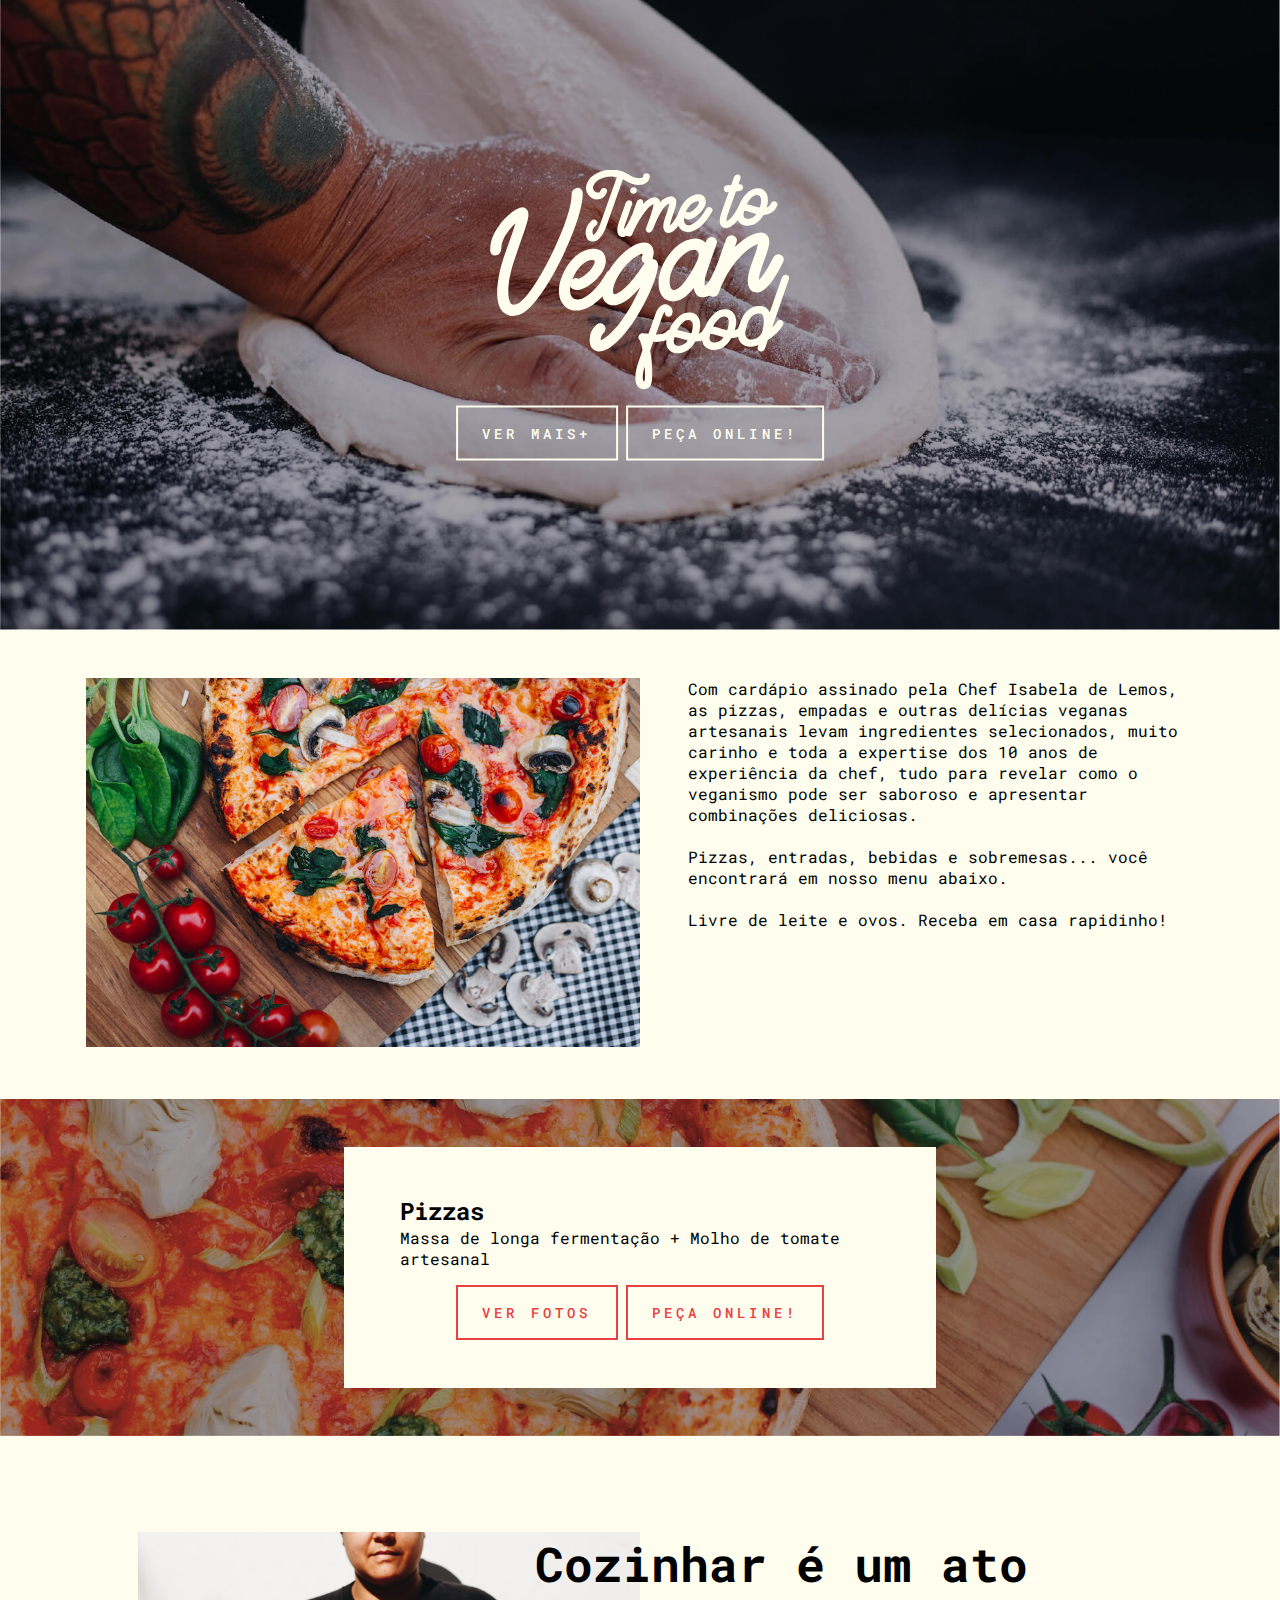
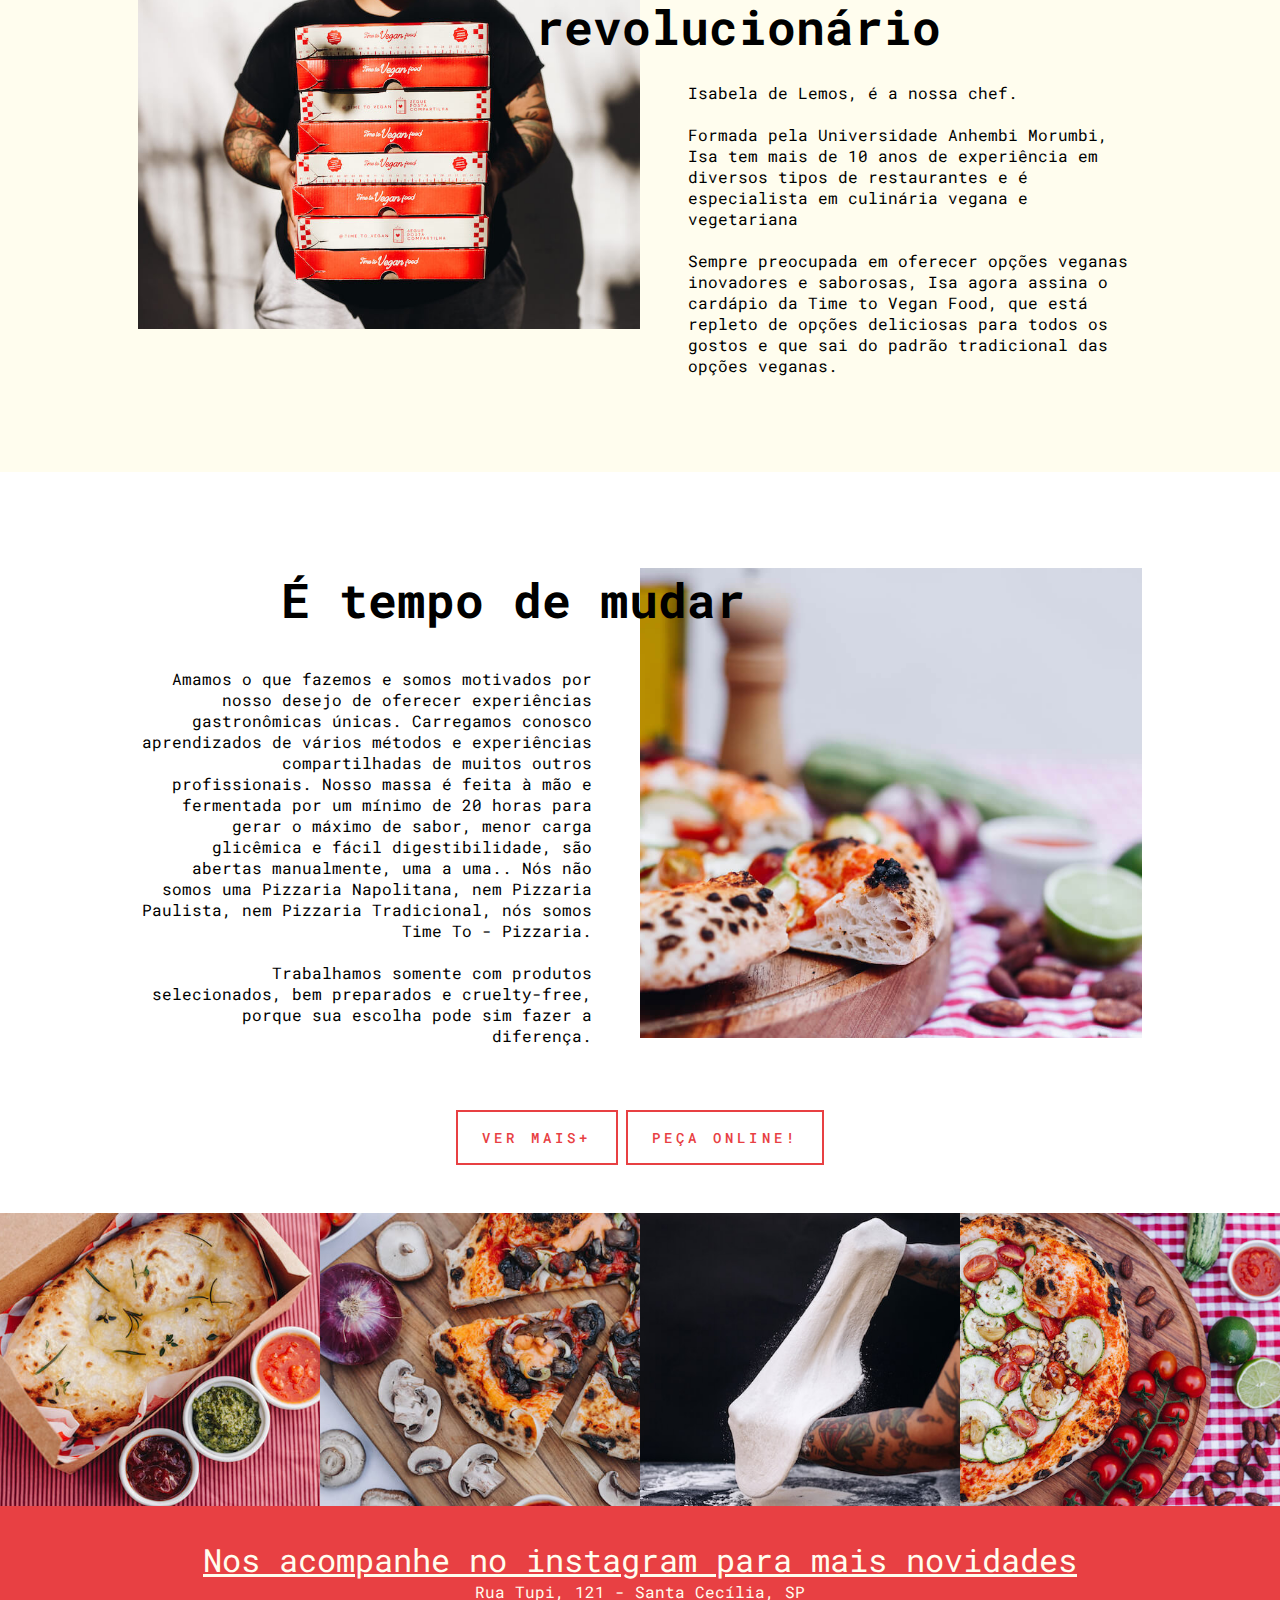
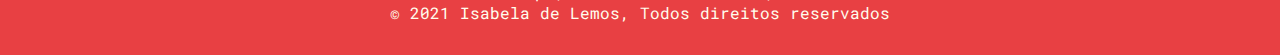
<file: index.html>
<!DOCTYPE html>
<html lang="en">
<head>
    <meta charset="UTF-8">
    <meta http-equiv="X-UA-Compatible" content="IE=edge">
    <meta name="viewport" content="width=device-width, initial-scale=1.0">
    <title>Time to Vegan Food - Pizzaria Vegana</title>
    <link rel="stylesheet" href="style.css">
    <link rel="preconnect" href="https://fonts.googleapis.com">
    <link rel="preconnect" href="https://fonts.gstatic.com" crossorigin>
    <link href="https://fonts.googleapis.com/css2?family=Roboto&family=Roboto+Mono:wght@200;300;400;700&display=swap" rel="stylesheet">
    <meta name="google-site-verification" content="fz5LRgPn52gFByM9Tsmrzwi_OEOOV7ldc1TTYYn3WWA" />

    <meta content="Pizzaria vegana, somente insumos selecionados, bem preparados e cruelty-free, porque sua escolha pode sim fazer a diferença." name="description" />
    <meta content="global" name="distribution" />
    <meta content="portuguese" name="language" />
    <meta content="pizzaria vegana, pizza vegana, restaurante vegano" name="keywords" />

    <link rel="apple-touch-icon" sizes="180x180" href="assets/favicon/apple-touch-icon.png">
    <link rel="icon" type="image/png" sizes="32x32" href="assets/favicon/favicon-32x32.png">
    <link rel="icon" type="image/png" sizes="16x16" href="assets/favicon/favicon-16x16.png">
    <link rel="manifest" href="assets/favicon/site.webmanifest">

    <meta content="website" property="og:type" />
    <meta content="Time to Vegan Food - Pizzaria Vegana" property="og:site_name" />
    <meta content="pt_BR" property="og:locale" />
    <meta property="og:url" content="https://timetoveganfood.com.br/" />
    <meta property="og:type" content="website" />
    <meta property="og:title" content="Time to Vegan Food - Pizzaria Vegana" />
    <meta property="og:image" content="assets/og.jpg"/>

    <meta property="og:description" content="" />
    <!-- Global site tag (gtag.js) - Google Analytics -->
<script async src="https://www.googletagmanager.com/gtag/js?id=UA-205520104-1"></script>
<script>
  window.dataLayer = window.dataLayer || [];
  function gtag(){dataLayer.push(arguments);}
  gtag('js', new Date());

  gtag('config', 'UA-205520104-1');
</script>
<!-- Global site tag (gtag.js) - Google Ads: 772821644 -->
<script async src="https://www.googletagmanager.com/gtag/js?id=AW-772821644"></script>
<script>
  window.dataLayer = window.dataLayer || [];
  function gtag(){dataLayer.push(arguments);}
  gtag('js', new Date());

  gtag('config', 'AW-772821644');
</script>

<script>
    function gtag_report_conversion_insta(url) {
      var callback = function () {
        if (typeof(url) != 'undefined') {
          window.location = url;
        }
      };
      gtag('event', 'conversion', {
          'send_to': 'AW-772821644/GBWrCNHt0fUCEIylwfAC',
          'event_callback': callback
      });
      return false;
    }

    function gtag_report_conversion_ifood(url) {
      var callback = function () {
        if (typeof(url) != 'undefined') {
          window.location = url;
        }
      };
      gtag('event', 'conversion', {
          'send_to': 'AW-772821644/QjKICM-q8_QCEIylwfAC',
          'event_callback': callback
      });
      return false;
    }

   function handleInstagram(value){
        console.log("hi")
        gtag('event', 'instagram_lead', {'event_category': 'engagement','event_label': `Instagram/${value}`});
        gtag_report_conversion_insta()
   }

   function handleIfood(value){
        gtag('event', 'generate_lead', {'event_category': 'engagement','event_label': `Ifood/${value}`});
        gtag_report_conversion_ifood()
   }
</script>

</head>
<body>
    <main>
        <section class="banner">
            <article class="banner__box">
                <h1 class="banner__title">Time to Vegan Food - Pizzaria Vegana</h1>
                <div class="buttons">
                    <a href="https://www.instagram.com/time_to_veganfood/?hl=pt-br" 
                    onclick="handleInstagram('Ver mais+')" class="banner__button">Ver mais+</a>
                    <a href="https://time-to-vegan-food.goomer.app/" onclick="handleIfood('Peça Online!')" class="banner__button">Peça Online!</a>
                </div>
            </article>
        </section> 
        <section class="intro">
            <article class="intro__box">
                <picture>
                    <img src="assets/IMG_4704.jpg">
                </picture>
                <div>
                    <div class="intro__text">
                        <p>Com cardápio assinado pela Chef Isabela de Lemos, as pizzas, empadas e outras delícias veganas artesanais levam ingredientes selecionados, muito carinho e toda a expertise dos 10 anos de experiência da chef, tudo para revelar como o veganismo pode ser saboroso e apresentar combinações deliciosas.
                        </p>
                        <br/>
                        <p>Pizzas, entradas, bebidas e sobremesas... você encontrará em nosso menu abaixo.</p>
                        <br/>
                        <p>Livre de leite e ovos. Receba em casa rapidinho!</p>
                    </div>
                </div>
            </article>
        </section>
        <!-- <section class="gallery-1">
            <img src="assets/galeria2/MaskGroup2.png" class="gallery-1__item-1">
            <img src="assets/galeria2/MaskGroup-1.png" class="gallery-1__item-2">
            <img src="assets/galeria2/MaskGroup-3.png" class="gallery-1__item-3">
            <img src="assets/galeria2/MaskGroup-2.png" class="gallery-1__item-4">
            <img src="assets/galeria2/MaskGroup.png" class="gallery-1__item-5">
            <img src="assets/galeria2/MaskGroup-12.png" class="gallery-1__item-6">
        </section> -->
       
        <section class="pizzas">
            <article class="pizzas_box">
                <h2 class="pizzas__title">Pizzas</h2>
                <span>Massa de longa fermentação + Molho de tomate artesanal</span>
                <div class="buttons red">
                    <a href="https://www.instagram.com/time_to_veganfood/?hl=pt-br" onclick="handleInstagram('Ver Fotos');" class="banner__button">Ver fotos</a>
                    <a href="https://time-to-vegan-food.goomer.app/" onclick="handleIfood('Peça Online!')" class="banner__button">Peça Online!</a>
                </div>
            </article>
        </section>
       
        <section class="profile">
            <article class="profile__box">
                <picture>
                    <img src="assets/IMG_4858.jpg">
                </picture>
                <div>
                    <h2 class="profile__title">Cozinhar é um ato revolucionário</h2>
                    <div class="profile__text">
                        <p>Isabela de Lemos, é a nossa chef.</p>
                        <br/>
                        <p>Formada pela Universidade Anhembi Morumbi, Isa tem mais de 10 anos de experiência em diversos tipos de restaurantes e é especialista em culinária vegana e vegetariana</p>
                        <br/>
                        <p>Sempre preocupada em oferecer opções veganas inovadores e saborosas, Isa agora assina o cardápio da Time to Vegan Food, que está repleto de opções deliciosas para todos os gostos e que sai do padrão tradicional das opções veganas.</p>
                    </div>
                </div>
            </article>
        </section>
        <section class="about">
            <article class="about__box">
                <div>
                    <h2 class="about__title">É tempo de mudar</h2>
                    <div class="about__text">
                        <p>Amamos o que fazemos e somos motivados por nosso desejo de oferecer experiências gastronômicas únicas. Carregamos conosco aprendizados de vários métodos e experiências compartilhadas de muitos outros profissionais. Nosso massa é feita à mão e fermentada por um mínimo de 20 horas para gerar o máximo de sabor, menor carga glicêmica e fácil digestibilidade, são abertas manualmente, uma a uma.. Nós não somos uma Pizzaria Napolitana, nem Pizzaria Paulista, nem Pizzaria Tradicional, nós somos Time To - Pizzaria. 
                        </p>
                        <br/>
                        <p>Trabalhamos somente com produtos selecionados, bem preparados e cruelty-free, porque sua escolha pode sim fazer a diferença.</p>
                    </div>
                </div>
                <picture>
                    <img src="assets/IMG_4622.jpg">
                </picture>
            </article>
            <div class="buttons red">
                <a href="https://www.instagram.com/time_to_veganfood/?hl=pt-br" onclick="handleInstagram('Ver mais+');" class="banner__button">Ver mais+</a>
                <a href="https://time-to-vegan-food.goomer.app/" onclick="handleIfood('Peça Online!')" class="banner__button">Peça Online!</a>
            </div>
        </section>
        <section class="images">
            <picture>
                <img src="assets/galeria/IMG_4838.jpg" >
            </picture>
            <picture>
                <img src="assets/galeria/IMG_4658.jpg" >
            </picture>
            <picture>
                <img src="assets/galeria/IMG_4980.jpg" >
            </picture>
            <picture>
                <img src="assets/galeria/IMG_4605.jpg" >
            </picture>
        </section>
    </main>
    <footer>
        <div><a href="https://www.instagram.com/time_to_veganfood/?hl=pt-br" onclick="handleInstagram('Footer')"> Nos acompanhe no instagram para mais novidades</a></div>
        <div>Rua Tupi, 121 - Santa Cecília, SP</div>
        <div>© 2021 Isabela de Lemos, Todos direitos reservados</div>
    </footer>
</body>
</html>
</file>
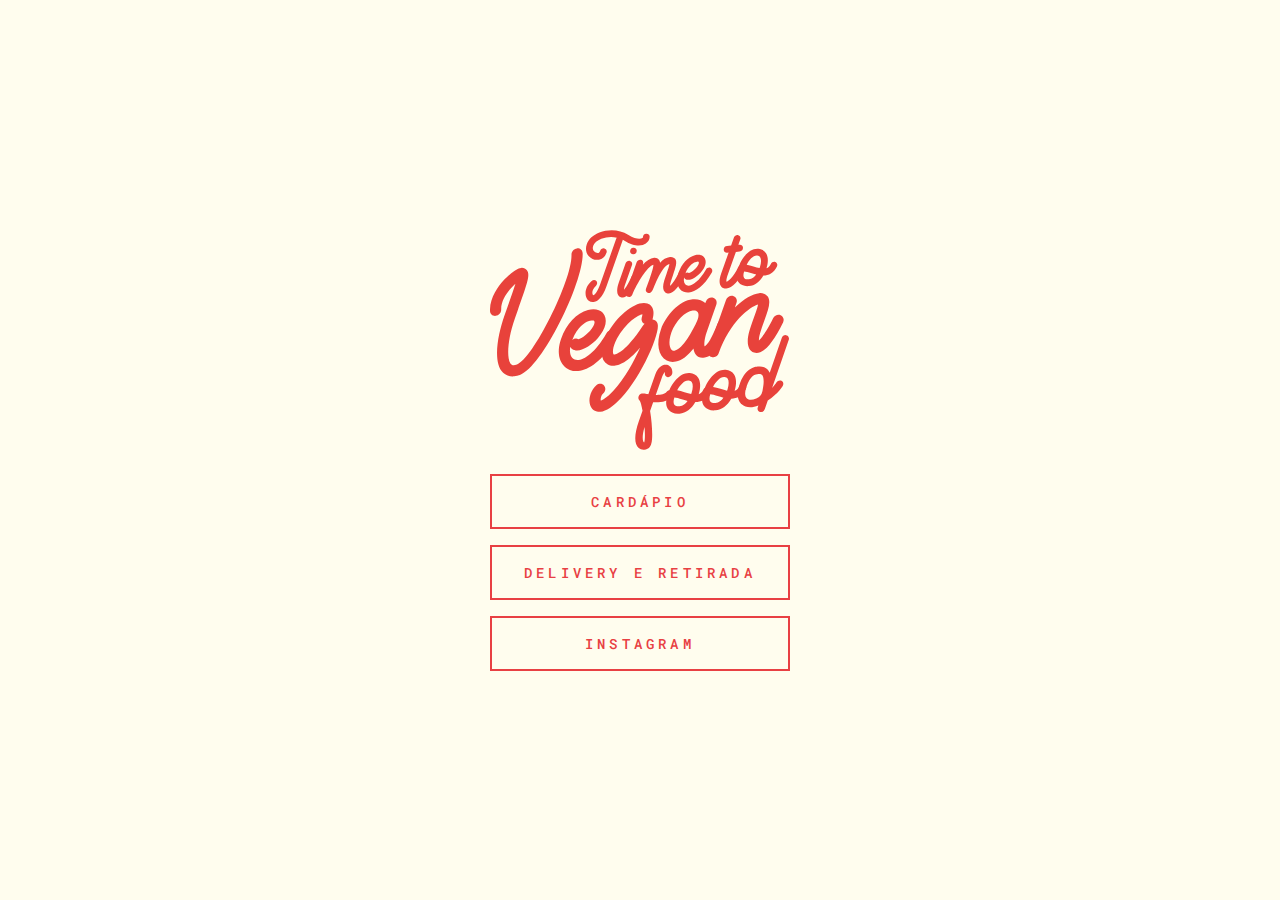
<file: links.html>
<!DOCTYPE html>
<html lang="en">
<head>
    <meta charset="UTF-8">
    <meta http-equiv="X-UA-Compatible" content="IE=edge">
    <meta name="viewport" content="width=device-width, initial-scale=1.0">
    <title>Time to Vegan Food - Pizzaria Vegana</title>
    <link rel="stylesheet" href="style.css">
    <link rel="preconnect" href="https://fonts.googleapis.com">
    <link rel="preconnect" href="https://fonts.gstatic.com" crossorigin>
    <link href="https://fonts.googleapis.com/css2?family=Roboto&family=Roboto+Mono:wght@200;300;400;700&display=swap" rel="stylesheet">
    <meta name="google-site-verification" content="fz5LRgPn52gFByM9Tsmrzwi_OEOOV7ldc1TTYYn3WWA" />

    <meta content="Pizzaria vegana, somente insumos selecionados, bem preparados e cruelty-free, porque sua escolha pode sim fazer a diferença." name="description" />
    <meta content="global" name="distribution" />
    <meta content="portuguese" name="language" />
    <meta content="pizzaria vegana, pizza vegana, restaurante vegano" name="keywords" />

    <link rel="apple-touch-icon" sizes="180x180" href="assets/favicon/apple-touch-icon.png">
    <link rel="icon" type="image/png" sizes="32x32" href="assets/favicon/favicon-32x32.png">
    <link rel="icon" type="image/png" sizes="16x16" href="assets/favicon/favicon-16x16.png">
    <link rel="manifest" href="assets/favicon/site.webmanifest">

    <meta content="website" property="og:type" />
    <meta content="Time to Vegan Food - Pizzaria Vegana" property="og:site_name" />
    <meta content="pt_BR" property="og:locale" />
    <meta property="og:url" content="https://timetoveganfood.com.br/" />
    <meta property="og:type" content="website" />
    <meta property="og:title" content="Time to Vegan Food - Pizzaria Vegana" />
    <meta property="og:image" content="assets/og.jpg"/>

    <meta property="og:description" content="" />
    <!-- Global site tag (gtag.js) - Google Analytics -->
<script async src="https://www.googletagmanager.com/gtag/js?id=UA-205520104-1"></script>
<script>
  window.dataLayer = window.dataLayer || [];
  function gtag(){dataLayer.push(arguments);}
  gtag('js', new Date());

  gtag('config', 'UA-205520104-1');
</script>
<!-- Global site tag (gtag.js) - Google Ads: 772821644 -->
<script async src="https://www.googletagmanager.com/gtag/js?id=AW-772821644"></script>
<script>
  window.dataLayer = window.dataLayer || [];
  function gtag(){dataLayer.push(arguments);}
  gtag('js', new Date());

  gtag('config', 'AW-772821644');
</script>

<script>
   function handleInstagram(){
        gtag('event', 'qr_instagram_lead', {'event_category': 'engagement','event_label': `Instagram`});
   }
   function handleSite(){
        gtag('event', 'qr_site_lead', {'event_category': 'engagement','event_label': `Site`});
   }

   function handleIfood(){
        gtag('event', 'qr_ifood_lead', {'event_category': 'engagement','event_label': `Ifood}`});
   }
</script>

</head>
<body>
    <main class="links">
        <section class="links__box">
          <h1 class="links__title">Time to Vegan Food - Pizzaria Vegana</h1>
            <a href="https://time-to-vegan-food.goomer.app" onclick="handleIfood()" class="links__button">Cardápio</a>
            <a href="https://time-to-vegan-food.goomer.app" onclick="handleIfood()" class="links__button"> Delivery e Retirada</a>
            <a href="https://www.instagram.com/time_to_veganfood/?hl=pt-br" 
            onclick="handleInstagram()" class="links__button">Instagram</a>
        </section>
    </main>
</body>
</html>
</file>
<file: style.css>
:root {
    --white: #FFFDEE;
    --red: #E84043;
  }

*{
    box-sizing: border-box;
    padding: 0;
    margin: 0;
}

html{
    font-family: 'Roboto Mono', monospace;
}

.header{
    position: absolute;
    top: 0;
    left: 0;
    z-index: 99;
}

li{
    list-style: none;
}

.banner{
    background-size: cover;
    background-position: bottom;
    width: 100%;
    height: 70vh;
    position: relative;
    background-color: var(--red);
}

@media screen and (min-width: 801px) {
    .banner{
        background-image: url("assets/banner.jpg");
    }
}
@media screen and (max-width: 800px) {
    .banner{
        background-image: url("assets/AtivoMOB.png");
    }
}

.gallery-1{
    display: grid;
	grid-template-rows: repeat(4, 1fr);
    grid-template-areas:
    "area-1 area-2 "
    "area-1 area-3"
    "area-4 area-5"
    "area-6 area-5";
}

.gallery-1 img{
    width: 100%;
    height: 100%;
    object-fit: cover;}

.gallery-1__item-1{
 	grid-area: area-1;
}

.gallery-1__item-2{
 	grid-area: area-2;
}

.gallery-1__item-3{
 	grid-area: area-3;
}

.gallery-1__item-4{
 	grid-area: area-4;
}

.gallery-1__item-5{
 	grid-area: area-5;
}

.gallery-1__item-6{
 	grid-area: area-6;
}


.banner__title{
    background-image: url("assets/logo_1.svg");
    background-size: contain;
    background-repeat: no-repeat;
    width: 300px;
    height: 220px;
    display: block;
    text-indent: -9999px;
}

.banner__box{
    position: absolute;
    top: 50%; right: 50%;
    transform: translate(50%,-50%);
    display: flex;
    flex-direction: column;
    align-items: center;
}

.banner__button{
    margin-top: 16px;
    color: var(--white);
    border: 2px solid var(--white);
    background-color: transparent;
    font-size: 14px;
    font-weight: 500;
    font-style: normal;
    text-transform: uppercase;
    letter-spacing: .3em;
    text-decoration: none;
    padding: 16px 24px;
    transition: 0.1s background-color linear, 0.1s color linear;
    text-align: center;

}

.banner__button:hover{
    background-color:  var(--white);
    color: #000;
    transition: 0.1s background-color linear, 0.1s color linear;
}

.pizzas{
    background-size: cover;
    background-position: bottom;
    width: 100%;
    height: 100%;
    position: relative;
    display: flex;
    justify-content: center;
    align-items: center;
    padding: 48px 24px;
}
@media screen and (min-width: 1024px) {
    .pizzas{
        padding: 48px;
    }
}


@media screen and (min-width: 801px) {
    .pizzas{
        background-image: url("assets/pizza.jpg");
    }
}
@media screen and (max-width: 800px) {
    .pizzas{
        background-image: url("assets/pizzaMob.jpg");
    }
}


.pizzas_box{
    background-color:  var(--white);
    width: 90%;
    padding: 48px 24px;
}

@media screen and (min-width: 1024px) {
    .pizzas_box{
        width: 50%;
        padding: 48px 56px;
    }
}

ul{
    margin-top: 16px;
}

@media screen and (max-width: 1023px) {
    article + article{
        margin-top: 24px;
    }
}


article li + article li{
    margin-top: 16px;

}

.entradas, .sobremesas{
    padding: 48px 24px;
    width: 90%;
    margin: 0 auto;
}

@media screen and (min-width: 1024px) {
    .entradas, .sobremesas{
        display: grid;
        grid-template-columns: repeat(2, 1fr);
        column-gap: 48px;
        padding: 48px;
    }  
}


.profile{
    background-color:  var(--white);
}

.intro{
    background-color:  var(--white);
    padding: 48px 24px;
}

.intro__box{
    width: 90%;
    margin: 0 auto;
    position: relative;
}

.intro__list{
    display: flex;
    justify-content: center;
    align-items: center;
    text-transform: uppercase;
    letter-spacing: 2px;
    font-size: 0.9em;
    font-weight: 700;
    margin: 0 0 48px;

}

.intro__list li + li {
    margin-left: 32px;
}

@media screen and (max-width: 1023px) {
    .intro__list{
        flex-direction: column;
        text-align: center;
    }
    
    .intro__list li + li {
        margin-left: 0;
    }

}

.profile__box,.about__box{
    width: 90%;
    margin: 0 auto;
    padding: 48px 24px;
    position: relative;
}

@media screen and (min-width: 1024px) {
    .profile,.about{
        padding: 48px 56px;
    }
    .profile__box,.about__box, .intro__box{
        display: grid;
        grid-template-columns: repeat(2, 1fr);
    }  

    .about__box{
        text-align: right;
    }
}

.profile__box img,.about__box img, .intro__box img{
    width: 100%;
}


.profile__title{
    left: 40%;
}

.about__title{
    right: 40%;
}
@media screen and (min-width: 1024px) {
    .about__title, .profile__title{
        font-size: 3em;}
}

@media screen and (min-width: 1024px) {
    .profile__title, .about__title{
        top: 48px;
        position: absolute;
    }
}

@media screen and (min-width: 1024px) {
    .profile__text{
        margin-top: 150px;
        margin-left: 48px;
    }
    
    .about__text{
        margin-top: 100px;
        margin-right: 48px;
    }

    .intro__text{
        margin-left: 48px;}
}

.images{
    display: grid;
    grid-template-columns: repeat(2, 1fr);
}

@media screen and (min-width: 1024px) {
    .images{
        grid-template-columns: repeat(4, 1fr);
    }
}
.images img{
    width: 100%;
    object-fit: cover;
    height: 100%;
}

.buttons{
    display: flex;
    justify-content: center;
    width: 100%;
}

.buttons a+a{
    margin-left: 8px;
}

.buttons.red a{
    color: var(--red);
    border: 2px solid var(--red);
    background-color: transparent;

}

.buttons.red a:hover{
    background-color:  var(--red);
    color: var(--white);
}

footer{
    background-color:  var(--red);
    color: var(--white);
    padding: 32px 48px;
    text-align: center;
}

footer a{
    font-size: 2em;
    color: var(--white);
}

.links{
    background-color: var(--white);
    width: 100%;
    height: 100vh;
    display: flex;
    justify-content: center;
    align-items: center;
}

.links__box{
    display: flex;
    flex-direction: column;
}

.links__button{
    color: var(--red);
    border: 2px solid var(--red);
    background-color: transparent;
    font-size: 14px;
    font-weight: 500;
    font-style: normal;
    text-transform: uppercase;
    letter-spacing: .3em;
    text-decoration: none;
    padding: 16px 24px;
    transition: 0.1s background-color linear, 0.1s color linear;
    text-align: center;
}

.links__button + .links__button{
    margin-top: 16px;
}

.links__title{
    background-image: url("assets/logo_ver.svg");
    background-size: contain;
    background-repeat: no-repeat;
    width: 300px;
    height: 220px;
    display: block;
    text-indent: -9999px;
    margin-bottom: 24px;
    align-self: center;
}
</file>
